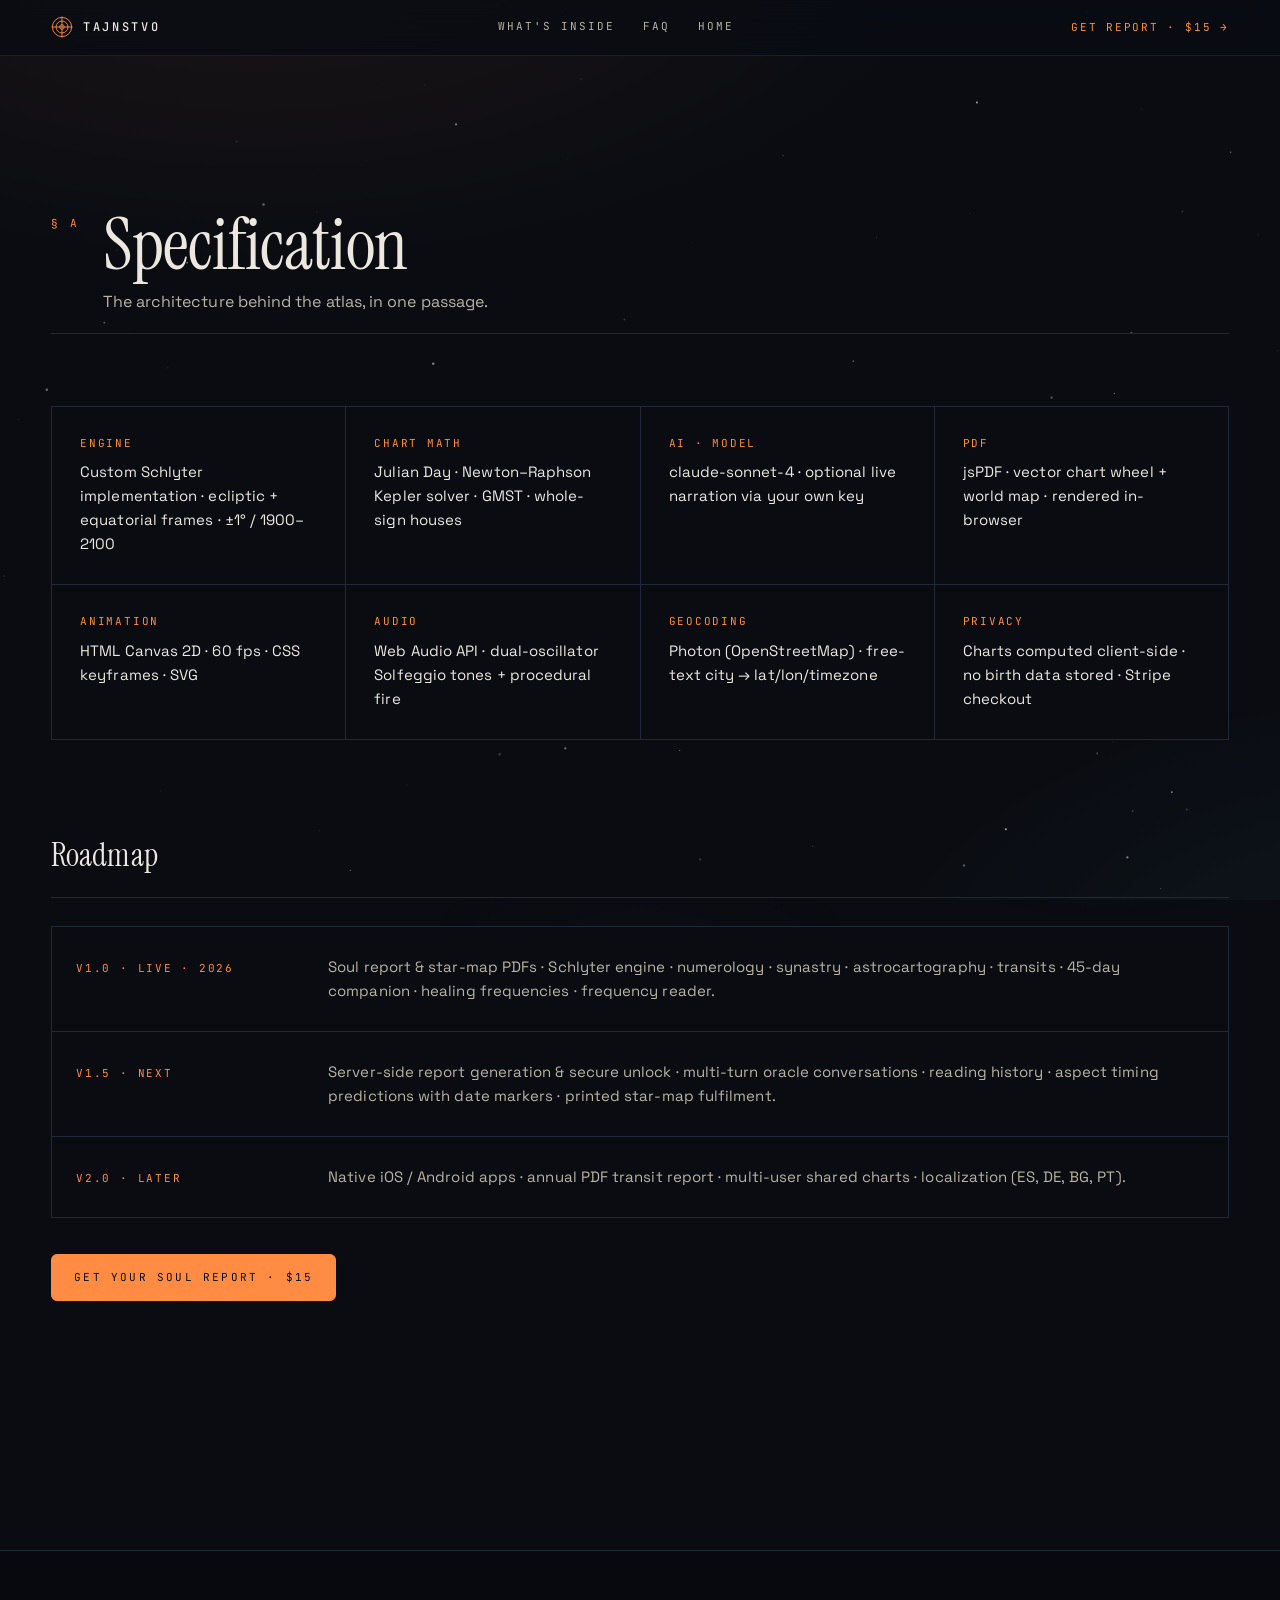
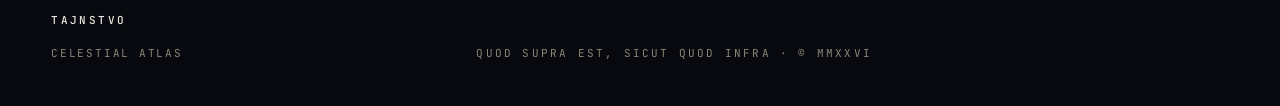
<file: spec.html>
<!doctype html>
<html lang="en">
<head>
<meta charset="utf-8" />
<meta name="viewport" content="width=device-width,initial-scale=1" />
<title>Specification — Tajnstvo</title>
<meta name="description" content="The architecture and roadmap behind Tajnstvo's celestial atlas." />
<link rel="canonical" href="https://tajnstvoto.com/spec" />
<meta name="robots" content="index, follow" />
<link rel="preconnect" href="https://fonts.googleapis.com">
<link rel="preconnect" href="https://fonts.gstatic.com" crossorigin>
<link href="https://fonts.googleapis.com/css2?family=Space+Grotesk:wght@300;400;500;600;700&family=JetBrains+Mono:wght@300;400;500&family=Instrument+Serif:ital@0;1&display=swap" rel="stylesheet">
<link rel="stylesheet" href="styles.css" />
</head>
<body>

<canvas id="starfield" aria-hidden="true"></canvas>

<header class="topbar">
  <div class="topbar__inner">
    <a class="brand" href="/">
      <span class="brand__glyph" aria-hidden="true">
        <svg viewBox="0 0 24 24" width="22" height="22" fill="none" stroke="currentColor" stroke-width="1">
          <circle cx="12" cy="12" r="10.5"/><circle cx="12" cy="12" r="6.5"/><circle cx="12" cy="12" r="2.5"/>
          <line x1="12" y1="0.5" x2="12" y2="23.5"/><line x1="0.5" y1="12" x2="23.5" y2="12"/>
        </svg>
      </span>
      <span class="brand__name">TAJNSTVO</span>
    </a>
    <nav class="topnav">
      <a href="/#inside">What's inside</a>
      <a href="/#faq">FAQ</a>
      <a href="/">Home</a>
    </nav>
    <div class="topbar__meta">
      <a href="/#hero" class="mono mono--small" style="color:var(--amber)">GET REPORT · $15 →</a>
    </div>
  </div>
</header>

<main id="top">
  <section class="spec" id="spec">
    <div class="section__head">
      <span class="section__num">§ A</span>
      <h2 class="section__title">Specification</h2>
      <p class="section__sub">The architecture behind the atlas, in one passage.</p>
    </div>

    <div class="spec__grid">
      <div class="spec__col"><h4 class="mono mono--small">ENGINE</h4><p>Custom Schlyter implementation · ecliptic + equatorial frames · ±1° / 1900–2100</p></div>
      <div class="spec__col"><h4 class="mono mono--small">CHART MATH</h4><p>Julian Day · Newton–Raphson Kepler solver · GMST · whole-sign houses</p></div>
      <div class="spec__col"><h4 class="mono mono--small">AI · MODEL</h4><p>claude-sonnet-4 · optional live narration via your own key</p></div>
      <div class="spec__col"><h4 class="mono mono--small">PDF</h4><p>jsPDF · vector chart wheel + world map · rendered in-browser</p></div>
      <div class="spec__col"><h4 class="mono mono--small">ANIMATION</h4><p>HTML Canvas 2D · 60 fps · CSS keyframes · SVG</p></div>
      <div class="spec__col"><h4 class="mono mono--small">AUDIO</h4><p>Web Audio API · dual-oscillator Solfeggio tones + procedural fire</p></div>
      <div class="spec__col"><h4 class="mono mono--small">GEOCODING</h4><p>Photon (OpenStreetMap) · free-text city → lat/lon/timezone</p></div>
      <div class="spec__col"><h4 class="mono mono--small">PRIVACY</h4><p>Charts computed client-side · no birth data stored · Stripe checkout</p></div>
    </div>

    <div class="roadmap">
      <h3 class="roadmap__title">Roadmap</h3>
      <ol class="roadmap__list">
        <li>
          <span class="mono mono--small">v1.0 · LIVE · 2026</span>
          <p>Soul report &amp; star-map PDFs · Schlyter engine · numerology · synastry · astrocartography · transits · 45-day companion · healing frequencies · frequency reader.</p>
        </li>
        <li>
          <span class="mono mono--small">v1.5 · NEXT</span>
          <p>Server-side report generation &amp; secure unlock · multi-turn oracle conversations · reading history · aspect timing predictions with date markers · printed star-map fulfilment.</p>
        </li>
        <li>
          <span class="mono mono--small">v2.0 · LATER</span>
          <p>Native iOS / Android apps · annual PDF transit report · multi-user shared charts · localization (ES, DE, BG, PT).</p>
        </li>
      </ol>
    </div>

    <p class="inside__cta"><a href="/#hero" class="btn btn--solid">Get your Soul Report · $15</a></p>
  </section>
</main>

<footer class="footer">
  <div class="footer__inner">
    <div>
      <div class="brand brand--small">
        <span class="brand__name">TAJNSTVO</span>
      </div>
      <p class="footer__tag mono mono--small">CELESTIAL ATLAS</p>
    </div>
    <p class="footer__sig mono mono--small">QUOD SUPRA EST, SICUT QUOD INFRA · © MMXXVI</p>
  </div>
</footer>

<script>
/* minimal starfield for sub-pages */
(function(){
  const c=document.getElementById('starfield'); if(!c)return; const x=c.getContext('2d');
  let stars=[],dpr=Math.min(devicePixelRatio||1,2);
  function rs(){dpr=Math.min(devicePixelRatio||1,2);c.width=innerWidth*dpr;c.height=innerHeight*dpr;c.style.width=innerWidth+'px';c.style.height=innerHeight+'px';
    stars=Array.from({length:Math.min(160,Math.floor(innerWidth*innerHeight/12000))},()=>({x:Math.random()*c.width,y:Math.random()*c.height,r:(Math.random()*1.1+0.2)*dpr,p:Math.random()*6.28,s:0.3+Math.random()*0.7}));}
  function d(t){x.clearRect(0,0,c.width,c.height);const tm=t*0.001;for(const s of stars){const tw=0.55+0.45*Math.sin(tm*s.s+s.p);x.globalAlpha=tw;x.fillStyle='rgba(236,232,223,'+(0.5*tw+0.2)+')';x.beginPath();x.arc(s.x,s.y,s.r,0,6.28);x.fill();}x.globalAlpha=1;requestAnimationFrame(d);}
  rs();requestAnimationFrame(d);addEventListener('resize',rs);
})();
</script>
</body>
</html>
</file>
<file: styles.css>
/* =========================================================
   TAJNSTVO — modern minimalist retro-futuristic
   palette: deep ink ground · cream type · amber + cyan accents
   ========================================================= */

:root {
  --ink:        #0a0c12;
  --ink-1:      #11141c;
  --ink-2:      #161a24;
  --ink-3:      #1d2230;
  --line:       #232838;
  --line-soft:  #1a1e2a;
  --cream:      #ece8df;
  --cream-dim:  #b9b4a4;
  --warm:       #8a8676;
  --muted:      #5b5a52;
  --amber:      #ff8c42;
  --amber-soft: #ffb37a;
  --cyan:       #4dd6c8;
  --rose:       #e487a4;

  --display: "Space Grotesk", system-ui, sans-serif;
  --serif:   "Instrument Serif", Georgia, serif;
  --mono:    "JetBrains Mono", ui-monospace, SFMono-Regular, Menlo, monospace;

  --radius:   6px;
  --radius-sm: 4px;
  --gutter:   clamp(20px, 4vw, 56px);
  --section-y: clamp(80px, 12vw, 160px);
}

*, *::before, *::after { box-sizing: border-box; }
html, body { margin: 0; padding: 0; }
html { -webkit-text-size-adjust: 100%; scroll-behavior: smooth; }
body {
  background: var(--ink);
  color: var(--cream);
  font-family: var(--display);
  font-weight: 400;
  font-size: 15px;
  line-height: 1.6;
  letter-spacing: 0.005em;
  overflow-x: hidden;
  min-height: 100vh;
  -webkit-font-smoothing: antialiased;
  text-rendering: optimizeLegibility;
}

a { color: inherit; text-decoration: none; }
img, svg { max-width: 100%; display: block; }

::selection { background: var(--amber); color: var(--ink); }

button { font-family: inherit; }

/* utilities --------------------------------------------------------- */

.mono {
  font-family: var(--mono);
  font-weight: 400;
  letter-spacing: 0.04em;
  text-transform: uppercase;
  color: var(--cream-dim);
}
.mono--small { font-size: 11px; letter-spacing: 0.16em; color: var(--warm); }

.eyebrow {
  display: inline-flex;
  align-items: center;
  gap: 12px;
  font-family: var(--mono);
  font-size: 11px;
  letter-spacing: 0.22em;
  text-transform: uppercase;
  color: var(--amber);
}
.eyebrow .bar {
  display: inline-block;
  width: 28px;
  height: 1px;
  background: var(--amber);
  flex: none;
}

.dot {
  display: inline-block;
  width: 7px;
  height: 7px;
  border-radius: 50%;
  background: var(--cyan);
  box-shadow: 0 0 0 4px rgba(77, 214, 200, 0.12);
  margin-right: 8px;
  vertical-align: middle;
}
.dot--live { animation: dotPulse 2.4s ease-in-out infinite; }

@keyframes dotPulse {
  0%, 100% { opacity: 1; }
  50%      { opacity: 0.45; }
}


/* starfield --------------------------------------------------------- */

#starfield {
  position: fixed;
  inset: 0;
  z-index: -1;
  width: 100vw;
  height: 100vh;
  background:
    radial-gradient(1200px 600px at 20% -10%, rgba(255, 140, 66, 0.08), transparent 60%),
    radial-gradient(900px 500px at 110% 110%, rgba(77, 214, 200, 0.06), transparent 60%),
    var(--ink);
}

/* slow drifting auroral glow under the page */
body::before {
  content: "";
  position: fixed;
  inset: -10vmax;
  z-index: -1;
  pointer-events: none;
  background:
    radial-gradient(40vmax 30vmax at 20% 20%, rgba(255, 140, 66, 0.045), transparent 70%),
    radial-gradient(35vmax 28vmax at 80% 70%, rgba(77, 214, 200, 0.035), transparent 70%),
    radial-gradient(30vmax 22vmax at 50% 100%, rgba(228, 135, 164, 0.03), transparent 70%);
  animation: drift 32s ease-in-out infinite alternate;
  will-change: transform;
}
@keyframes drift {
  0%   { transform: translate(0, 0) scale(1);     }
  50%  { transform: translate(2%, -1.5%) scale(1.05); }
  100% { transform: translate(-1.5%, 2%) scale(1);    }
}


/* topbar ------------------------------------------------------------ */

.topbar {
  position: sticky;
  top: 0;
  z-index: 50;
  border-bottom: 1px solid var(--line-soft);
  backdrop-filter: blur(14px);
  background: rgba(10, 12, 18, 0.78);
}

.topbar__inner {
  display: grid;
  grid-template-columns: auto 1fr auto;
  align-items: center;
  gap: 24px;
  padding: 14px var(--gutter);
}

.brand {
  display: inline-flex;
  align-items: center;
  gap: 10px;
  color: var(--cream);
}
.brand__glyph {
  display: inline-flex;
  color: var(--amber);
  width: 22px;
  height: 22px;
  animation: glyphSpin 60s linear infinite;
}
@keyframes glyphSpin { to { transform: rotate(360deg); } }

.brand__name {
  font-family: var(--mono);
  font-size: 12px;
  letter-spacing: 0.22em;
  font-weight: 500;
}
.brand--small .brand__name { font-size: 11px; }

.topnav {
  justify-self: center;
  display: flex;
  gap: 28px;
}
.topnav a {
  font-family: var(--mono);
  font-size: 11px;
  letter-spacing: 0.18em;
  text-transform: uppercase;
  color: var(--cream-dim);
  padding: 4px 0;
  border-bottom: 1px solid transparent;
  transition: color 0.18s, border-color 0.18s;
}
.topnav a:hover { color: var(--cream); border-bottom-color: var(--amber); }

.topbar__meta {
  position: relative;
  display: inline-flex;
  align-items: center;
  font-size: 11px;
}

.apikey-trigger {
  background: transparent;
  border: 1px solid transparent;
  color: var(--cream-dim);
  padding: 6px 10px;
  cursor: pointer;
  display: inline-flex;
  align-items: center;
  gap: 6px;
  border-radius: 2px;
  transition: border-color 0.18s, color 0.18s;
}
.apikey-trigger:hover { border-color: var(--line); color: var(--cream); }
.apikey-trigger #apiKeyDot {
  background: var(--warm);
  box-shadow: 0 0 0 4px rgba(138, 134, 118, 0.15);
}
.apikey-trigger.is-live #apiKeyDot {
  background: var(--cyan);
  box-shadow: 0 0 0 4px rgba(77, 214, 200, 0.18);
  animation: dotPulse 2.4s ease-in-out infinite;
}
.apikey-trigger.is-live #apiKeyStatus { color: var(--cyan); }

.apikey-pop {
  position: absolute;
  top: calc(100% + 8px);
  right: 0;
  width: min(420px, 92vw);
  background: linear-gradient(180deg, #14171f 0%, #0d1018 100%);
  border: 1px solid var(--line);
  border-radius: 2px;
  padding: 18px;
  box-shadow: 0 30px 80px rgba(0, 0, 0, 0.5);
  z-index: 60;
  display: flex;
  flex-direction: column;
  gap: 12px;
}
.apikey-pop[hidden] { display: none; }
.apikey-pop__head {
  display: flex;
  justify-content: space-between;
  align-items: center;
  padding-bottom: 8px;
  border-bottom: 1px dashed var(--line);
  color: var(--amber);
}
.apikey-pop__close {
  background: transparent;
  border: 0;
  color: var(--cream-dim);
  cursor: pointer;
  font-size: 14px;
  padding: 0 4px;
}
.apikey-pop__close:hover { color: var(--cream); }
.apikey-pop__note {
  font-size: 12px;
  color: var(--cream-dim);
  line-height: 1.5;
  margin: 0;
}
.apikey-pop__note code {
  font-family: var(--mono);
  font-size: 11px;
  color: var(--cyan);
  background: rgba(77, 214, 200, 0.08);
  padding: 1px 5px;
  border-radius: 2px;
}
.apikey-pop input[type="password"] {
  font-family: var(--mono);
  font-size: 12px;
  padding: 12px 10px;
  background: rgba(8, 10, 16, 0.6);
  color: var(--cream);
  border: 1px solid var(--line);
  border-radius: 2px;
  outline: none;
  transition: border-color 0.18s;
}
.apikey-pop input[type="password"]:focus { border-color: var(--cyan); }
.apikey-pop__actions {
  display: flex;
  justify-content: flex-end;
  gap: 8px;
}

@media (max-width: 760px) {
  .topnav { display: none; }
  .topbar__inner { grid-template-columns: 1fr auto; gap: 12px; }
}


/* hero -------------------------------------------------------------- */

.hero {
  position: relative;
  padding: clamp(96px, 18vw, 240px) var(--gutter) 0;
}

.hero__grid {
  display: grid;
  grid-template-columns: 1fr 2.4fr 1.1fr;
  gap: clamp(32px, 5vw, 80px);
  align-items: start;
}

.hero__sidekick {
  padding-top: 12px;
  display: flex;
  flex-direction: column;
  gap: 28px;
}

.hero__sidekick .mono--small {
  line-height: 1.8;
  color: var(--warm);
}

.display {
  font-family: var(--serif);
  font-weight: 400;
  font-size: clamp(64px, 12vw, 192px);
  line-height: 0.92;
  letter-spacing: -0.02em;
  margin: 0 0 32px;
}
.display__line { display: block; }
.display__line--italic {
  font-style: italic;
  color: var(--amber);
}
.display__line + .display__line--italic {
  /* only offset when stacked under another line */
  margin-left: clamp(12px, 4vw, 48px);
}

.lede {
  max-width: 56ch;
  font-size: clamp(16px, 1.4vw, 19px);
  color: var(--cream-dim);
  line-height: 1.6;
  margin: 0 0 36px;
}

.hero__cta {
  display: flex;
  gap: 14px;
  flex-wrap: wrap;
}

.hero__panel {
  display: flex;
  flex-direction: column;
  gap: 14px;
  margin-top: 8px;
}

.hero__rule {
  margin-top: clamp(80px, 12vw, 160px);
  padding: 28px 0;
  border-top: 1px solid var(--line);
  border-bottom: 1px solid var(--line);
  text-align: center;
}

@media (max-width: 1100px) {
  .hero__grid { grid-template-columns: 1fr; }
  .hero__sidekick { flex-direction: row; gap: 32px; flex-wrap: wrap; }
  .hero__panel { display: grid; grid-template-columns: 1fr 1fr; gap: 14px; }
}
@media (max-width: 640px) {
  .hero__panel { grid-template-columns: 1fr; }
}


/* buttons ----------------------------------------------------------- */

.btn[hidden] { display: none; }

.btn {
  display: inline-flex;
  align-items: center;
  gap: 10px;
  padding: 14px 22px;
  font-family: var(--mono);
  font-size: 11px;
  letter-spacing: 0.2em;
  text-transform: uppercase;
  cursor: pointer;
  border: 1px solid var(--line);
  background: transparent;
  color: var(--cream);
  transition: background 0.18s, border-color 0.18s, color 0.18s, transform 0.12s;
  border-radius: var(--radius);
}
.btn:hover { border-color: var(--cream); }
.btn:active { transform: translateY(1px); }

.btn--solid {
  background: var(--amber);
  border-color: var(--amber);
  color: var(--ink);
}
.btn--solid:hover {
  background: var(--amber-soft);
  border-color: var(--amber-soft);
}

.btn--ghost {
  background: transparent;
  border-color: var(--line);
  color: var(--cream-dim);
}
.btn--ghost:hover { color: var(--cream); border-color: var(--cream); }

.btn--field { align-self: end; height: 48px; }

.profile__actions {
  display: flex;
  gap: 10px;
  flex-wrap: wrap;
  align-self: end;
}
.profile__actions .btn--field { flex: 1 1 auto; min-width: 0; }
@media (max-width: 900px) {
  .profile__actions { grid-column: 1 / -1; }
}


/* panels (right rail) ---------------------------------------------- */

.panel {
  border: 1px solid var(--line);
  background: rgba(17, 20, 28, 0.6);
  backdrop-filter: blur(8px);
}
.panel__header {
  display: flex;
  justify-content: space-between;
  padding: 12px 14px;
  border-bottom: 1px solid var(--line);
}
.panel--accent {
  border-color: rgba(255, 140, 66, 0.35);
}
.panel--accent .panel__header {
  border-bottom-color: rgba(255, 140, 66, 0.25);
  color: var(--amber);
}

.kv {
  margin: 0;
  padding: 0;
  display: grid;
  grid-template-columns: 1fr;
}
.kv > div {
  display: grid;
  grid-template-columns: 1fr auto;
  align-items: baseline;
  padding: 10px 14px;
  border-bottom: 1px dashed var(--line-soft);
}
.kv > div:last-child { border-bottom: 0; }
.kv dt {
  font-family: var(--mono);
  font-size: 10px;
  letter-spacing: 0.18em;
  text-transform: uppercase;
  color: var(--warm);
  margin: 0;
}
.kv dd {
  margin: 0;
  font-size: 13px;
  color: var(--cream);
  text-align: right;
}

.ticker {
  list-style: none;
  margin: 0;
  padding: 0;
}
.ticker li {
  display: grid;
  grid-template-columns: 24px 1fr auto;
  gap: 10px;
  padding: 10px 14px;
  border-bottom: 1px dashed var(--line-soft);
  align-items: baseline;
}
.ticker li:last-child { border-bottom: 0; }
.ticker .glyph {
  font-family: var(--serif);
  font-size: 18px;
  color: var(--amber);
  line-height: 1;
}
.ticker .mono {
  font-size: 11px;
  color: var(--cream);
  text-transform: none;
  letter-spacing: 0.06em;
}


/* sections ---------------------------------------------------------- */

section {
  position: relative;
  padding: var(--section-y) var(--gutter);
}

.section__head {
  display: grid;
  grid-template-columns: auto 1fr;
  align-items: end;
  gap: 8px 24px;
  margin-bottom: clamp(40px, 6vw, 72px);
  padding-bottom: 18px;
  border-bottom: 1px solid var(--line);
}
.section__num {
  grid-row: 1 / 3;
  font-family: var(--mono);
  font-size: 11px;
  letter-spacing: 0.22em;
  color: var(--amber);
  align-self: start;
  padding-top: 6px;
}
.section__title {
  margin: 0;
  font-family: var(--serif);
  font-weight: 400;
  font-size: clamp(36px, 6vw, 72px);
  line-height: 1;
  letter-spacing: -0.01em;
}
.section__sub {
  margin: 0;
  color: var(--cream-dim);
  font-size: 16px;
  max-width: 60ch;
}


/* profile ----------------------------------------------------------- */

.profile { background: linear-gradient(to bottom, transparent, rgba(17, 20, 28, 0.4) 50%, transparent); }

.profile__form {
  display: grid;
  grid-template-columns: 0.85fr 0.85fr 0.85fr 1.05fr 1.6fr;
  gap: 16px;
  align-items: end;
}
.field { display: flex; flex-direction: column; gap: 8px; }
.field__label { color: var(--warm); }
.field input,
.field select {
  font-family: var(--display);
  font-size: 14px;
  background: rgba(17, 20, 28, 0.6);
  color: var(--cream);
  border: 1px solid var(--line);
  border-radius: var(--radius);
  padding: 14px 12px;
  height: 48px;
  outline: none;
  transition: border-color 0.18s, background 0.18s;
}
.field input:focus,
.field select:focus { border-color: var(--amber); background: rgba(17, 20, 28, 0.85); }
.field input::placeholder { color: var(--muted); }

.profile__note {
  margin-top: 18px;
  color: var(--cyan);
  letter-spacing: 0.2em;
}

.profile__bundle-row {
  margin-top: 14px;
  display: flex;
  align-items: center;
  gap: 18px;
  flex-wrap: wrap;
}
.profile__bundle {
  color: var(--amber);
  letter-spacing: 0.16em;
  border-bottom: 1px solid transparent;
  transition: border-color 0.18s;
}
.profile__bundle:hover { border-bottom-color: var(--amber); }
.profile__bundle[hidden] { display: none; }
.profile__secure { color: var(--warm); letter-spacing: 0.18em; opacity: 0.75; }

.profile__contents {
  margin-top: 22px;
  color: var(--warm);
  letter-spacing: 0.18em;
  line-height: 1.9;
  max-width: 80ch;
}
.profile__contents:first-letter {
  color: var(--amber);
}

@media (max-width: 900px) {
  .profile__form { grid-template-columns: 1fr 1fr; }
  .btn--field { grid-column: 1 / -1; }
}
@media (max-width: 480px) {
  .profile__form { grid-template-columns: 1fr; }
}


/* oracles grid ------------------------------------------------------ */

.grid {
  display: grid;
  grid-template-columns: repeat(3, 1fr);
  gap: 1px;
  background: var(--line);
  border: 1px solid var(--line);
}

.card {
  background: var(--ink);
  padding: 36px 32px;
  display: flex;
  flex-direction: column;
  gap: 16px;
  position: relative;
  cursor: pointer;
  transition: background 0.22s ease, transform 0.22s ease;
  overflow: hidden;
}
.card::before {
  content: "";
  position: absolute;
  inset: 0;
  background: linear-gradient(135deg, transparent 0%, transparent 60%, var(--tone, var(--amber)) 200%);
  opacity: 0;
  transition: opacity 0.4s;
  pointer-events: none;
  mix-blend-mode: screen;
}
.card:hover {
  background: var(--ink-1);
}
.card:hover::before { opacity: 0.18; }

.card[data-tone="amber"] { --tone: rgba(255, 140, 66, 0.5); }
.card[data-tone="cyan"]  { --tone: rgba(77, 214, 200, 0.5); }
.card[data-tone="rose"]  { --tone: rgba(228, 135, 164, 0.5); }

.card__head {
  display: flex;
  justify-content: space-between;
  align-items: flex-start;
}
.card__glyph {
  font-family: var(--serif);
  font-size: 36px;
  color: var(--amber);
  line-height: 1;
}
.card[data-tone="cyan"] .card__glyph { color: var(--cyan); }
.card[data-tone="rose"] .card__glyph { color: var(--rose); }

.card__num { color: var(--warm); }

.card__title {
  font-family: var(--serif);
  font-weight: 400;
  font-size: 32px;
  line-height: 1.05;
  margin: 12px 0 0;
}

.card__desc {
  color: var(--cream-dim);
  font-size: 15px;
  margin: 0;
}

.card__foot {
  margin-top: auto;
  padding-top: 18px;
  display: flex;
  justify-content: space-between;
  border-top: 1px dashed var(--line);
  color: var(--warm);
}

.card--wide { grid-column: span 2; }

@media (max-width: 1080px) {
  .grid { grid-template-columns: repeat(2, 1fr); }
  .card--wide { grid-column: span 2; }
}
@media (max-width: 600px) {
  .grid { grid-template-columns: 1fr; }
  .card--wide { grid-column: 1; }
}


/* engine ------------------------------------------------------------ */

.engine__grid {
  display: grid;
  grid-template-columns: 1.6fr 1fr;
  gap: 56px;
  align-items: start;
}

.engine__copy p {
  color: var(--cream-dim);
  font-size: 17px;
  margin: 0 0 18px;
  max-width: 60ch;
}
.engine__copy .mono { color: var(--cream); font-size: inherit; text-transform: none; }

.formula {
  display: grid;
  grid-template-columns: auto 1fr;
  gap: 8px 18px;
  align-items: baseline;
  margin-top: 32px;
  padding: 18px 22px;
  border: 1px solid var(--line);
  background: rgba(17, 20, 28, 0.5);
}
.formula code {
  font-family: var(--mono);
  font-size: 14px;
  color: var(--amber);
}

.aspects {
  width: 100%;
  border-collapse: collapse;
  border: 1px solid var(--line);
  background: rgba(17, 20, 28, 0.5);
}
.aspects caption {
  text-align: left;
  padding: 14px;
  border-bottom: 1px solid var(--line);
  color: var(--warm);
}
.aspects th, .aspects td {
  padding: 12px 14px;
  text-align: left;
  border-bottom: 1px dashed var(--line-soft);
  font-size: 14px;
}
.aspects th {
  font-family: var(--mono);
  font-weight: 400;
  font-size: 11px;
  letter-spacing: 0.18em;
  text-transform: uppercase;
  color: var(--warm);
  border-bottom: 1px solid var(--line);
}
.aspects tr:last-child td { border-bottom: 0; }
.swatch {
  display: inline-block;
  width: 10px;
  height: 10px;
  background: var(--c);
  margin-right: 12px;
  border-radius: 50%;
  vertical-align: baseline;
}

@media (max-width: 1000px) {
  .engine__grid { grid-template-columns: 1fr; gap: 40px; }
}


/* astrocartography map --------------------------------------------- */

.cart__toolbar {
  display: flex;
  flex-wrap: wrap;
  gap: 10px 14px;
  margin-bottom: 22px;
  align-items: center;
}
.chip {
  padding: 8px 14px;
  border: 1px solid var(--line);
  background: transparent;
  color: var(--warm);
  font-family: var(--mono);
  font-size: 11px;
  letter-spacing: 0.18em;
  cursor: pointer;
  transition: color 0.18s, border-color 0.18s, background 0.18s;
  border-radius: var(--radius);
}
.chip:hover { color: var(--cream); border-color: var(--cream); }
.chip.is-on {
  color: var(--ink);
  background: var(--cream);
  border-color: var(--cream);
}

.cart__legend { color: var(--warm); margin-left: auto; }

.cart__map {
  border: 1px solid var(--line);
  background:
    linear-gradient(to bottom, rgba(255,140,66,0.04), transparent 50%),
    rgba(15, 18, 25, 0.8);
  position: relative;
  aspect-ratio: 2 / 1;
  width: 100%;
  overflow: hidden;
}
.cart__map svg { width: 100%; height: 100%; display: block; }


/* transit ----------------------------------------------------------- */

.transit__grid {
  display: grid;
  grid-template-columns: 1fr 1.2fr;
  gap: 56px;
}

.aspects-list {
  list-style: none;
  margin: 0;
  padding: 0;
  border-top: 1px solid var(--line);
}
.aspects-list li {
  display: grid;
  grid-template-columns: 1fr auto auto;
  gap: 16px;
  align-items: baseline;
  padding: 18px 0;
  border-bottom: 1px solid var(--line);
}
.aspects-list__pair { font-size: 17px; }
.aspects-list__pair b { font-weight: 500; color: var(--cream); }
.aspects-list__type {
  font-family: var(--mono);
  font-size: 11px;
  letter-spacing: 0.18em;
  color: var(--c);
  padding: 4px 10px;
  border: 1px solid var(--c);
  border-radius: var(--radius);
}
.aspects-list__exact { font-size: 11px; color: var(--warm); letter-spacing: 0.12em; }

.reading {
  border: 1px solid var(--line);
  padding: 32px;
  background: rgba(17, 20, 28, 0.6);
}
.reading__head {
  display: flex;
  justify-content: space-between;
  align-items: center;
  padding-bottom: 16px;
  border-bottom: 1px dashed var(--line);
  margin-bottom: 22px;
  color: var(--amber);
}
.reading p {
  font-family: var(--serif);
  font-size: 19px;
  line-height: 1.5;
  color: var(--cream);
  margin: 0 0 18px;
  font-style: italic;
}
.btn--regen { margin-top: 12px; color: var(--cream-dim); }

@media (max-width: 1000px) {
  .transit__grid { grid-template-columns: 1fr; gap: 40px; }
}


/* ritual ------------------------------------------------------------ */

.ritual__grid {
  display: grid;
  grid-template-columns: 1fr 1fr;
  gap: 28px;
}

.ritual__card {
  border: 1px solid var(--line);
  background: rgba(17, 20, 28, 0.55);
  padding: 32px;
  display: flex;
  flex-direction: column;
  gap: 22px;
  min-height: 620px;
}
.ritual__head {
  display: grid;
  grid-template-columns: auto 1fr auto;
  align-items: baseline;
  gap: 14px;
  padding-bottom: 16px;
  border-bottom: 1px dashed var(--line);
}
.ritual__head h3 {
  font-family: var(--serif);
  font-weight: 400;
  font-size: 28px;
  margin: 0;
}

/* meditation orb */
.orb-stage {
  position: relative;
  height: 240px;
  display: grid;
  place-items: center;
}
.orb {
  width: 160px;
  height: 160px;
  border-radius: 50%;
  background:
    radial-gradient(circle at 35% 30%, rgba(255, 240, 220, 0.95), rgba(255, 140, 66, 0.55) 40%, rgba(120, 50, 20, 0.4) 70%, transparent 100%);
  box-shadow:
    inset -10px -20px 60px rgba(20, 10, 0, 0.45),
    0 0 80px rgba(255, 140, 66, 0.35);
  filter: blur(0.4px);
  animation: breathe 9s ease-in-out infinite;
  animation-play-state: paused;
}
.orb.is-breathing { animation-play-state: running; }
.orb__pulse {
  position: absolute;
  width: 260px;
  height: 260px;
  border-radius: 50%;
  border: 1px solid rgba(255, 140, 66, 0.18);
  animation: ringPulse 9s ease-in-out infinite;
}
@keyframes breathe {
  0%, 100% { transform: scale(0.85); opacity: 0.7; }
  50%      { transform: scale(1.15); opacity: 1;   }
}
@keyframes ringPulse {
  0%, 100% { transform: scale(0.78); opacity: 0.3; }
  50%      { transform: scale(1.18); opacity: 0.7; }
}
.orb__caption {
  text-align: center;
  letter-spacing: 0.3em;
  color: var(--warm);
}

.theme-list {
  list-style: none;
  margin: 0;
  padding: 0;
  display: flex;
  flex-wrap: wrap;
  gap: 8px;
}
.theme-list li {
  padding: 8px 12px;
  border: 1px solid var(--line);
  cursor: pointer;
  transition: border-color 0.18s, color 0.18s, background 0.18s;
  border-radius: var(--radius);
}
.theme-list li:hover { color: var(--cream); border-color: var(--cream); }
.theme-list li.is-on {
  color: var(--ink);
  background: var(--cyan);
  border-color: var(--cyan);
}

.ritual__cta {
  margin-top: auto;
  padding-top: 20px;
  border-top: 1px dashed var(--line);
  display: flex;
  justify-content: space-between;
  align-items: center;
  gap: 16px;
  flex-wrap: wrap;
}

/* molybdomancy */
.ritual__card--lead {
  background:
    radial-gradient(circle at 50% 0%, rgba(255, 140, 66, 0.07), transparent 60%),
    rgba(17, 20, 28, 0.55);
}
#leadBlob {
  width: 100%;
  height: auto;
  aspect-ratio: 540 / 420;
  display: block;
  border: 1px solid var(--line);
  background: radial-gradient(circle at 50% 50%, rgba(40, 20, 8, 0.4), rgba(10, 12, 18, 0.9) 70%);
  border-radius: var(--radius);
}

.proverb {
  font-family: var(--serif);
  font-size: 17px;
  color: var(--cream);
  margin: 0;
  text-align: center;
  font-style: italic;
}
.proverb .mono--small { display: block; margin-top: 6px; font-style: normal; color: var(--warm); }

.archetypes {
  list-style: none;
  margin: 0;
  padding: 0;
  display: flex;
  flex-wrap: wrap;
  gap: 6px;
  justify-content: center;
}
.archetypes li {
  padding: 6px 10px;
  border: 1px dashed var(--line);
  color: var(--warm);
  border-radius: var(--radius);
}
.archetypes li.is-on {
  color: var(--ink);
  background: var(--amber);
  border-color: var(--amber);
}


/* molybdomancy ritual + reading ------------------------------------- */

.lead-ritual {
  display: flex;
  flex-direction: column;
  gap: 18px;
  padding: 8px 0 0;
}
.lead-ritual__steps {
  display: flex;
  justify-content: center;
  gap: 0;
  align-items: center;
  margin-bottom: 14px;
}
.lead-ritual__steps span {
  position: relative;
  padding: 8px 14px;
  color: var(--warm);
  letter-spacing: 0.22em;
  font-size: 10px;
  border-bottom: 1px solid var(--line);
  flex: 1 1 0;
  text-align: center;
  transition: color 0.25s, border-bottom-color 0.25s;
}
.lead-ritual__steps span.is-on {
  color: var(--amber);
  border-bottom-color: var(--amber);
}

.lead-ritual__panel {
  display: flex;
  flex-direction: column;
  align-items: center;
  gap: 16px;
  text-align: center;
}
.lead-ritual__panel[hidden] { display: none; }
.lead-ritual__lead {
  font-family: var(--serif);
  font-style: italic;
  font-size: 19px;
  color: var(--cream);
  margin: 0;
  max-width: 32ch;
}

.lead-ritual__input {
  width: 100%;
  max-width: 420px;
  min-height: 80px;
  padding: 12px 14px;
  background: rgba(8, 10, 16, 0.55);
  color: var(--cream);
  border: 1px solid var(--line);
  border-radius: var(--radius);
  font-family: var(--serif);
  font-size: 14px;
  line-height: 1.55;
  resize: vertical;
  outline: none;
  transition: border-color 0.18s;
}
.lead-ritual__input:focus { border-color: var(--amber); }
.lead-ritual__input::placeholder {
  color: var(--muted);
  font-style: italic;
}

.lead-ritual__breath {
  display: flex;
  flex-direction: column;
  align-items: center;
  gap: 14px;
  padding: 20px 0;
}
.lead-ritual__breath-orb {
  width: 80px;
  height: 80px;
  border-radius: 50%;
  background:
    radial-gradient(circle at 35% 30%, rgba(255, 240, 220, 0.95), rgba(255, 140, 66, 0.55) 40%, rgba(120, 50, 20, 0.4) 70%, transparent 100%);
  box-shadow: 0 0 40px rgba(255, 140, 66, 0.3);
  transform: scale(0.7);
  transition: transform 3.4s ease-in-out;
}
.lead-ritual__breath-orb.is-in { transform: scale(1.2); }
.lead-ritual__breath-label {
  color: var(--amber);
  letter-spacing: 0.28em;
}

/* hide archetypes pill list when not actively pouring */
.ritual__card--lead[data-stage="ritual"] #archetypeList,
.ritual__card--lead[data-stage="reading"] #archetypeList { display: none; }

.lead-reading {
  display: flex;
  flex-direction: column;
  gap: 14px;
  padding: 8px 0 4px;
}
.lead-reading[hidden] { display: none; }
.lead-pour[hidden] { display: none; }
.lead-ritual[hidden] { display: none; }
.lead-reading__eyebrow {
  color: var(--amber);
  letter-spacing: 0.28em;
  text-align: center;
  margin: 0;
}
.lead-reading__dl {
  display: grid;
  grid-template-columns: auto 1fr;
  gap: 8px 16px;
  margin: 4px 0 6px;
}
.lead-reading__dl dt {
  font-family: var(--mono);
  font-size: 10px;
  letter-spacing: 0.22em;
  color: var(--warm);
  text-transform: uppercase;
  padding-top: 4px;
}
.lead-reading__dl dd {
  margin: 0;
  font-family: var(--serif);
  font-style: italic;
  font-size: 14.5px;
  line-height: 1.55;
  color: var(--cream);
}
.lead-reading [data-action="ritual-restart"] {
  align-self: center;
  margin-top: 8px;
}

@media (max-width: 1000px) {
  .ritual__grid { grid-template-columns: 1fr; }
}


/* frequencies ------------------------------------------------------- */

.freqs {
  position: relative;
}
.freqs::before {
  content: "";
  position: absolute;
  inset: -10% -10% 0;
  background:
    radial-gradient(70% 50% at 30% 10%, rgba(255, 140, 66, 0.06), transparent 70%),
    radial-gradient(60% 50% at 80% 60%, rgba(77, 214, 200, 0.05), transparent 70%);
  pointer-events: none;
  z-index: -1;
}

.freq__toolbar {
  display: flex;
  flex-wrap: wrap;
  gap: 14px;
  align-items: center;
  margin-bottom: 28px;
}
.freq__toolbar .chip { padding: 9px 14px; }

.freq__volume {
  display: inline-flex;
  align-items: center;
  gap: 12px;
  padding: 9px 14px;
  border: 1px solid var(--line);
  border-radius: 6px;
  color: var(--warm);
}
.freq__volume input[type="range"] {
  -webkit-appearance: none;
  appearance: none;
  width: 130px;
  height: 2px;
  background: var(--line);
  outline: none;
  border-radius: 2px;
  cursor: pointer;
}
.freq__volume input[type="range"]::-webkit-slider-thumb {
  -webkit-appearance: none;
  width: 14px;
  height: 14px;
  background: var(--amber);
  border-radius: 50%;
  border: none;
  cursor: pointer;
  transition: transform 0.18s;
}
.freq__volume input[type="range"]::-webkit-slider-thumb:hover { transform: scale(1.2); }
.freq__volume input[type="range"]::-moz-range-thumb {
  width: 14px;
  height: 14px;
  background: var(--amber);
  border-radius: 50%;
  border: none;
  cursor: pointer;
}

.freq__legend {
  margin-left: auto;
  color: var(--warm);
  letter-spacing: 0.16em;
}

.freq__grid {
  display: grid;
  grid-template-columns: repeat(5, 1fr);
  gap: 14px;
}
@media (max-width: 1100px) { .freq__grid { grid-template-columns: repeat(3, 1fr); } }
@media (max-width: 700px)  { .freq__grid { grid-template-columns: repeat(2, 1fr); } }
@media (max-width: 460px)  { .freq__grid { grid-template-columns: 1fr; } }

.freq {
  position: relative;
  display: flex;
  flex-direction: column;
  gap: 10px;
  padding: 22px 20px;
  background: linear-gradient(180deg, rgba(20, 23, 31, 0.85) 0%, rgba(13, 16, 24, 0.82) 100%);
  backdrop-filter: blur(14px);
  -webkit-backdrop-filter: blur(14px);
  border: 1px solid var(--line);
  border-radius: 10px;
  cursor: pointer;
  transition: border-color 0.22s, transform 0.22s, box-shadow 0.32s;
  min-height: 180px;
  overflow: hidden;
}
.freq::before {
  content: "";
  position: absolute;
  inset: -1px;
  border-radius: 10px;
  pointer-events: none;
  background: radial-gradient(140% 80% at 0% 0%, rgba(255, 140, 66, 0.08), transparent 60%);
  opacity: 0;
  transition: opacity 0.32s;
}
.freq:hover {
  border-color: rgba(255, 140, 66, 0.4);
  transform: translateY(-2px);
}
.freq:hover::before { opacity: 1; }
.freq.is-playing {
  border-color: rgba(255, 140, 66, 0.85);
  box-shadow:
    0 0 0 1px rgba(255, 140, 66, 0.35),
    0 8px 30px rgba(255, 140, 66, 0.12);
}
.freq.is-playing::before { opacity: 1; }

.freq__head {
  display: flex;
  align-items: baseline;
  gap: 4px;
  color: var(--cream);
}
.freq__hz {
  font-family: var(--serif);
  font-size: 38px;
  line-height: 1;
  font-weight: 400;
  letter-spacing: -0.02em;
  background: linear-gradient(180deg, var(--cream) 0%, var(--amber-soft) 100%);
  -webkit-background-clip: text;
  background-clip: text;
  color: transparent;
}
.freq__unit {
  color: var(--warm);
  letter-spacing: 0.15em;
}
.freq__name {
  font-family: var(--serif);
  font-size: 18px;
  font-weight: 400;
  margin: 0;
  color: var(--cream);
}
.freq__desc {
  margin: 0;
  font-size: 12.5px;
  line-height: 1.55;
  color: var(--cream-dim);
  flex: 1;
}

.freq__viz {
  width: 100%;
  height: 36px;
  display: block;
  margin-top: 6px;
  opacity: 0.55;
  transition: opacity 0.3s;
}
.freq.is-playing .freq__viz { opacity: 1; }

.freq__btn {
  position: absolute;
  top: 18px;
  right: 18px;
  width: 32px;
  height: 32px;
  border-radius: 50%;
  border: 1px solid var(--line);
  background: rgba(8, 10, 16, 0.65);
  color: var(--cream);
  display: grid;
  place-items: center;
  cursor: pointer;
  transition: background 0.22s, border-color 0.22s, color 0.22s, transform 0.22s;
}
.freq__btn:hover {
  background: var(--amber);
  border-color: var(--amber);
  color: var(--ink);
  transform: scale(1.06);
}
.freq.is-playing .freq__btn {
  background: var(--amber);
  border-color: var(--amber);
  color: var(--ink);
  animation: freqPulse 2.4s ease-in-out infinite;
}
@keyframes freqPulse {
  0%, 100% { box-shadow: 0 0 0 0 rgba(255, 140, 66, 0.35); }
  50%      { box-shadow: 0 0 0 8px rgba(255, 140, 66, 0);    }
}


/* frequency reader -------------------------------------------------- */

.reader__hero {
  font-family: var(--serif);
  font-style: italic;
  font-size: clamp(28px, 4vw, 44px);
  color: var(--cream);
  margin: 0 0 36px;
  letter-spacing: -0.01em;
}

.reader__grid {
  display: grid;
  grid-template-columns: 1fr 1fr;
  gap: 22px;
}
@media (max-width: 900px) { .reader__grid { grid-template-columns: 1fr; } }

.reader-card {
  position: relative;
  display: flex;
  flex-direction: column;
  gap: 12px;
  padding: 28px;
  background: linear-gradient(180deg, rgba(20, 23, 31, 0.85) 0%, rgba(13, 16, 24, 0.82) 100%);
  backdrop-filter: blur(14px);
  -webkit-backdrop-filter: blur(14px);
  border: 1px solid var(--line);
  border-radius: 12px;
  transition: border-color 0.25s, box-shadow 0.32s;
  min-height: 360px;
}
.reader-card.is-running {
  border-color: rgba(255, 140, 66, 0.5);
  box-shadow: 0 0 0 1px rgba(255, 140, 66, 0.25);
}
.reader-card.is-done {
  border-color: rgba(77, 214, 200, 0.5);
}
.reader-card.is-skipped {
  opacity: 0.5;
}

.reader-card__head {
  display: flex;
  justify-content: space-between;
  align-items: flex-start;
}
.reader-card__step { color: var(--warm); }
.reader-card__icon {
  color: var(--amber);
  display: inline-flex;
}
.reader-card[data-reader="voice"] .reader-card__icon { color: var(--cyan); }
.reader-card.is-running .reader-card__icon {
  animation: readerPulse 1.6s ease-in-out infinite;
}
@keyframes readerPulse {
  0%, 100% { transform: scale(1);    opacity: 1;   }
  50%      { transform: scale(1.18); opacity: 0.7; }
}

.reader-card__title {
  margin: 0;
  font-family: var(--serif);
  font-size: 28px;
  font-weight: 400;
  color: var(--cream);
}

.reader-card__desc {
  margin: 0;
  color: var(--cream-dim);
  font-size: 14px;
  line-height: 1.55;
}

.reader-card__quote {
  margin: 6px 0;
  padding: 14px 16px;
  background: rgba(8, 10, 16, 0.5);
  border-left: 2px solid var(--cyan);
  border-radius: 4px;
  color: var(--cream);
  font-family: var(--serif);
  font-size: 15px;
  line-height: 1.55;
}

.reader-card__viz {
  width: 100%;
  height: 60px;
  margin-top: 4px;
  display: block;
  border-radius: 4px;
  background: rgba(8, 10, 16, 0.55);
}

.reader-card__status {
  color: var(--warm);
  letter-spacing: 0.16em;
  min-height: 14px;
}

.reader-card__result {
  display: flex;
  align-items: baseline;
  gap: 8px;
}
.reader-card__big {
  font-family: var(--serif);
  font-style: italic;
  font-size: 42px;
  line-height: 1;
  background: linear-gradient(180deg, var(--cream) 0%, var(--amber-soft) 100%);
  -webkit-background-clip: text;
  background-clip: text;
  color: transparent;
}
.reader-card[data-reader="voice"] .reader-card__big {
  background: linear-gradient(180deg, var(--cream) 0%, var(--cyan) 100%);
  -webkit-background-clip: text;
  background-clip: text;
  color: transparent;
}
.reader-card__unit {
  font-family: var(--mono);
  font-size: 11px;
  letter-spacing: 0.18em;
  color: var(--warm);
}

.reader-card__actions {
  margin-top: auto;
  display: flex;
  gap: 10px;
  flex-wrap: wrap;
}

.reader__output {
  margin-top: 40px;
  padding: 36px 32px;
  background:
    radial-gradient(70% 80% at 50% 0%, rgba(255, 140, 66, 0.10), transparent 70%),
    linear-gradient(180deg, rgba(20, 23, 31, 0.9) 0%, rgba(13, 16, 24, 0.85) 100%);
  border: 1px solid rgba(255, 140, 66, 0.35);
  border-radius: 14px;
  text-align: center;
  position: relative;
  overflow: hidden;
}
.reader__output-eyebrow {
  margin: 0;
  color: var(--amber);
  letter-spacing: 0.28em;
}
.reader__output-num {
  margin: 14px 0 4px;
  font-family: var(--serif);
  font-style: italic;
  font-size: clamp(72px, 11vw, 124px);
  line-height: 1;
  background: linear-gradient(180deg, var(--cream) 0%, var(--amber-soft) 100%);
  -webkit-background-clip: text;
  background-clip: text;
  color: transparent;
}
.reader__output-name {
  margin: 0 0 14px;
  font-family: var(--serif);
  font-size: 22px;
  color: var(--cream);
  letter-spacing: 0.04em;
}
.reader__output-desc {
  margin: 0 auto 14px;
  max-width: 60ch;
  font-family: var(--serif);
  font-style: italic;
  font-size: 16px;
  color: var(--cream-dim);
  line-height: 1.6;
}
.reader__output-meta {
  margin: 0;
  color: var(--warm);
  letter-spacing: 0.22em;
}

.reader__privacy {
  margin-top: 30px;
  color: var(--warm);
  letter-spacing: 0.22em;
  text-align: center;
  opacity: 0.7;
}


/* 45-day program ---------------------------------------------------- */

.program {
  position: relative;
}

.program__intro {
  max-width: 70ch;
  display: flex;
  flex-direction: column;
  gap: 16px;
}
.program__intro-lead {
  font-family: var(--serif);
  font-style: italic;
  font-size: clamp(22px, 3vw, 32px);
  color: var(--cream);
  margin: 0;
  line-height: 1.25;
}
.program__intro-body {
  margin: 0;
  color: var(--cream-dim);
  font-size: 15.5px;
  line-height: 1.6;
}
.btn--lg {
  align-self: flex-start;
  padding: 16px 28px;
  font-size: 12px;
  letter-spacing: 0.24em;
}
.program__note {
  color: var(--warm);
  letter-spacing: 0.22em;
}
.program__active[hidden],
.program__intro[hidden] { display: none; }

.program__active {
  display: grid;
  grid-template-columns: 1.4fr 1fr;
  gap: 28px;
  align-items: start;
}
@media (max-width: 1000px) {
  .program__active { grid-template-columns: 1fr; }
}

.program__current {
  padding: 30px 32px;
  background: linear-gradient(180deg, rgba(20, 23, 31, 0.92) 0%, rgba(13, 16, 24, 0.88) 100%);
  backdrop-filter: blur(14px);
  border: 1px solid var(--line);
  border-radius: 12px;
  display: flex;
  flex-direction: column;
  gap: 14px;
  position: relative;
  overflow: hidden;
}
.program__current::before {
  content: "";
  position: absolute;
  inset: 0;
  background: radial-gradient(120% 60% at 0% 0%, rgba(255, 140, 66, 0.08), transparent 60%);
  pointer-events: none;
}
.program__current[data-state="done"]   { border-color: rgba(77, 214, 200, 0.4); }
.program__current[data-state="future"] { opacity: 0.85; }

.program__current-head {
  display: flex;
  justify-content: space-between;
  align-items: baseline;
}
.program__day-label { color: var(--warm); letter-spacing: 0.22em; }
.program__day-label span {
  color: var(--amber);
  font-family: var(--serif);
  font-style: italic;
  font-size: 24px;
}
.program__date {
  font-family: var(--serif);
  font-style: italic;
  font-size: 16px;
  color: var(--cream);
}

.program__transit {
  color: var(--cream-dim);
  margin: 0;
  letter-spacing: 0.12em;
  font-size: 11px;
  padding: 10px 14px;
  background: rgba(8, 10, 16, 0.55);
  border-left: 2px solid var(--amber);
  border-radius: 4px;
}

.program__dl {
  display: grid;
  grid-template-columns: auto 1fr;
  gap: 12px 18px;
  margin: 4px 0;
}
.program__dl dt {
  font-family: var(--mono);
  font-size: 10px;
  letter-spacing: 0.22em;
  color: var(--warm);
  text-transform: uppercase;
  padding-top: 6px;
  white-space: nowrap;
}
.program__dl dd {
  margin: 0;
  font-family: var(--serif);
  font-style: italic;
  font-size: 16px;
  line-height: 1.55;
  color: var(--cream);
}

.program__current-foot {
  margin-top: 8px;
  display: flex;
  gap: 12px;
  align-items: center;
  flex-wrap: wrap;
}
.program__current-foot .btn--solid:disabled {
  background: rgba(77, 214, 200, 0.2);
  border-color: rgba(77, 214, 200, 0.4);
  color: var(--cyan);
  cursor: not-allowed;
}

.program__timeline {
  display: grid;
  grid-template-columns: repeat(9, 1fr);
  gap: 6px;
  padding: 20px;
  background: rgba(17, 20, 28, 0.55);
  border: 1px solid var(--line);
  border-radius: 12px;
}
@media (max-width: 600px) {
  .program__timeline { grid-template-columns: repeat(7, 1fr); }
}

.prog-pill {
  background: rgba(8, 10, 16, 0.6);
  border: 1px solid var(--line);
  color: var(--warm);
  padding: 8px 0;
  font-size: 10.5px;
  letter-spacing: 0.06em;
  border-radius: 4px;
  cursor: pointer;
  transition: background 0.18s, color 0.18s, border-color 0.18s, transform 0.12s;
  text-align: center;
}
.prog-pill:hover { color: var(--cream); border-color: var(--cream); transform: translateY(-1px); }
.prog-pill.is-today {
  background: var(--amber);
  border-color: var(--amber);
  color: var(--ink);
  font-weight: 600;
}
.prog-pill.is-viewing {
  outline: 1px solid var(--amber);
  outline-offset: 2px;
}
.prog-pill.is-done {
  background: rgba(77, 214, 200, 0.15);
  border-color: var(--cyan);
  color: var(--cyan);
}
.prog-pill.is-future {
  opacity: 0.6;
  cursor: pointer;
}


/* spec -------------------------------------------------------------- */

.spec__grid {
  display: grid;
  grid-template-columns: repeat(4, 1fr);
  gap: 1px;
  background: var(--line);
  border: 1px solid var(--line);
}
.spec__col {
  background: var(--ink);
  padding: 28px;
  display: flex;
  flex-direction: column;
  gap: 8px;
}
.spec__col h4 { margin: 0; color: var(--amber); }
.spec__col p { margin: 0; color: var(--cream); font-size: 15px; }

@media (max-width: 900px) {
  .spec__grid { grid-template-columns: repeat(2, 1fr); }
}
@media (max-width: 540px) {
  .spec__grid { grid-template-columns: 1fr; }
}

.roadmap { margin-top: clamp(48px, 7vw, 96px); }
.roadmap__title {
  font-family: var(--serif);
  font-weight: 400;
  font-size: 32px;
  margin: 0 0 28px;
  padding-bottom: 16px;
  border-bottom: 1px solid var(--line);
}
.roadmap__list {
  list-style: none;
  margin: 0;
  padding: 0;
  counter-reset: r;
  display: grid;
  gap: 1px;
  background: var(--line);
  border: 1px solid var(--line);
}
.roadmap__list li {
  background: var(--ink);
  display: grid;
  grid-template-columns: 220px 1fr;
  gap: 32px;
  padding: 28px 24px;
  align-items: baseline;
}
.roadmap__list .mono--small { color: var(--amber); }
.roadmap__list p { margin: 0; color: var(--cream-dim); }

@media (max-width: 720px) {
  .roadmap__list li { grid-template-columns: 1fr; gap: 8px; }
}


/* footer ------------------------------------------------------------ */

.footer {
  border-top: 1px solid var(--line);
  background: rgba(8, 10, 16, 0.92);
  padding: 56px var(--gutter) 32px;
  margin-top: 80px;
}
.footer__inner {
  display: grid;
  grid-template-columns: 1.4fr 2fr 1.4fr;
  gap: 32px;
  align-items: start;
}
.footer__tag { margin-top: 14px; color: var(--warm); }

.footer__cols {
  list-style: none;
  margin: 0;
  padding: 0;
  display: grid;
  grid-template-columns: repeat(3, 1fr);
  gap: 24px;
}
.footer__cols li {
  display: flex;
  flex-direction: column;
  gap: 8px;
}
.footer__cols .mono--small {
  color: var(--amber);
  margin-bottom: 4px;
}
.footer__cols a {
  color: var(--cream-dim);
  font-size: 14px;
  transition: color 0.18s;
}
.footer__cols a:hover { color: var(--cream); }

.footer__sig {
  text-align: right;
  color: var(--warm);
  letter-spacing: 0.2em;
  align-self: end;
}

@media (max-width: 900px) {
  .footer__inner { grid-template-columns: 1fr; }
  .footer__sig { text-align: left; }
}


/* card focus / pressed --------------------------------------------- */

.card:focus-visible {
  outline: none;
  box-shadow: inset 0 0 0 1px var(--amber);
  background: var(--ink-1);
}
.card[data-tone="cyan"]:focus-visible { box-shadow: inset 0 0 0 1px var(--cyan); }
.card[data-tone="rose"]:focus-visible { box-shadow: inset 0 0 0 1px var(--rose); }


/* drawer ----------------------------------------------------------- */

.drawer {
  position: fixed;
  inset: 0;
  z-index: 100;
  pointer-events: none;
  opacity: 0;
  transition: opacity 0.28s ease;
}
.drawer[aria-hidden="false"] {
  pointer-events: auto;
  opacity: 1;
}

.drawer__backdrop {
  position: absolute;
  inset: 0;
  background: rgba(5, 6, 10, 0.7);
  backdrop-filter: blur(8px);
  cursor: pointer;
}

.drawer__panel {
  position: absolute;
  top: 0;
  right: 0;
  height: 100%;
  width: min(560px, 92vw);
  background: linear-gradient(180deg, #11141c 0%, #0d1018 100%);
  border-left: 1px solid var(--line);
  box-shadow: -40px 0 80px rgba(0, 0, 0, 0.45);
  transform: translateX(100%);
  transition: transform 0.36s cubic-bezier(0.2, 0.8, 0.2, 1);
  display: grid;
  grid-template-rows: auto auto 1fr auto;
  overflow: hidden;
}
.drawer[aria-hidden="false"] .drawer__panel { transform: translateX(0); }

.drawer__head {
  display: grid;
  grid-template-columns: auto 1fr auto;
  gap: 18px;
  align-items: center;
  padding: 24px 28px 20px;
  border-bottom: 1px solid var(--line);
}
.drawer__glyph {
  font-family: var(--serif);
  font-size: 40px;
  line-height: 1;
  color: var(--amber);
  width: 56px;
  height: 56px;
  display: grid;
  place-items: center;
  border: 1px solid var(--line);
  border-radius: 50%;
  flex: none;
}
.drawer[data-tone="cyan"] .drawer__glyph { color: var(--cyan); border-color: rgba(77, 214, 200, 0.35); }
.drawer[data-tone="rose"] .drawer__glyph { color: var(--rose); border-color: rgba(228, 135, 164, 0.35); }
.drawer[data-tone="amber"] .drawer__glyph { color: var(--amber); border-color: rgba(255, 140, 66, 0.4); }

.drawer__meta { min-width: 0; }
.drawer__eyebrow {
  display: block;
  color: var(--warm);
  margin-bottom: 6px;
}
.drawer__title {
  margin: 0;
  font-family: var(--serif);
  font-weight: 400;
  font-size: 36px;
  line-height: 1;
  letter-spacing: -0.01em;
}

.drawer__close {
  background: transparent;
  border: 1px solid var(--line);
  color: var(--cream-dim);
  width: 36px;
  height: 36px;
  display: grid;
  place-items: center;
  cursor: pointer;
  border-radius: 50%;
  transition: color 0.18s, border-color 0.18s, transform 0.18s;
}
.drawer__close:hover { color: var(--cream); border-color: var(--cream); transform: rotate(90deg); }

.drawer__signal {
  display: flex;
  align-items: center;
  padding: 12px 28px;
  background: rgba(17, 20, 28, 0.7);
  border-bottom: 1px dashed var(--line);
  color: var(--warm);
  letter-spacing: 0.18em;
}

.drawer__body {
  padding: 28px;
  overflow-y: auto;
  scroll-behavior: smooth;
}
.drawer__body::-webkit-scrollbar { width: 6px; }
.drawer__body::-webkit-scrollbar-track { background: transparent; }
.drawer__body::-webkit-scrollbar-thumb { background: var(--line); border-radius: 3px; }

.drawer__body p {
  font-family: var(--serif);
  font-size: 19px;
  line-height: 1.55;
  color: var(--cream);
  margin: 0 0 22px;
  font-style: italic;
}
.drawer__body p:last-child { margin-bottom: 0; }
.drawer__body p .cursor {
  display: inline-block;
  width: 0.5em;
  height: 1em;
  background: var(--amber);
  vertical-align: -3px;
  margin-left: 2px;
  animation: caret 1s steps(2) infinite;
}
@keyframes caret { 50% { opacity: 0; } }

.drawer__body h4 {
  font-family: var(--mono);
  font-size: 11px;
  font-weight: 400;
  letter-spacing: 0.22em;
  text-transform: uppercase;
  color: var(--amber);
  margin: 28px 0 14px;
  padding-top: 18px;
  border-top: 1px dashed var(--line);
}
.drawer__body h4:first-child { margin-top: 0; padding-top: 0; border-top: 0; }

.drawer__body .score {
  display: flex;
  align-items: baseline;
  gap: 14px;
  margin-top: 22px;
  padding: 18px 22px;
  border: 1px solid var(--rose);
  background: rgba(228, 135, 164, 0.06);
}
.drawer__body .score__label {
  font-family: var(--mono);
  font-size: 11px;
  letter-spacing: 0.22em;
  color: var(--rose);
}
.drawer__body .score__value {
  font-family: var(--serif);
  font-size: 36px;
  color: var(--rose);
  line-height: 1;
}
.drawer__body .score__verdict {
  font-family: var(--serif);
  font-style: italic;
  color: var(--cream);
  flex: 1;
}

.drawer__body .region-picker {
  display: flex;
  flex-wrap: wrap;
  gap: 8px;
  margin-bottom: 24px;
}
.drawer__body .region-picker button {
  font-family: var(--mono);
  font-size: 11px;
  letter-spacing: 0.18em;
  padding: 8px 12px;
  background: transparent;
  color: var(--cream-dim);
  border: 1px solid var(--line);
  cursor: pointer;
  border-radius: 2px;
  transition: color 0.18s, border-color 0.18s, background 0.18s;
}
.drawer__body .region-picker button:hover { color: var(--cream); border-color: var(--cream); }
.drawer__body .region-picker button.is-on {
  color: var(--ink);
  background: var(--cyan);
  border-color: var(--cyan);
}

/* synastry inside drawer */
.syn-form {
  display: flex;
  flex-direction: column;
  gap: 14px;
}
.syn-form__intro {
  margin: 0 0 4px;
  font-family: var(--serif);
  font-style: italic;
  font-size: 16px;
  color: var(--cream);
}
.syn-form__field { display: flex; flex-direction: column; gap: 6px; }
.syn-form__field span { color: var(--warm); }
.syn-form__field input {
  font-family: var(--display);
  font-size: 14px;
  background: rgba(8, 10, 16, 0.55);
  color: var(--cream);
  border: 1px solid var(--line);
  border-radius: var(--radius-sm);
  padding: 12px 12px;
  outline: none;
  transition: border-color 0.18s;
}
.syn-form__field input:focus { border-color: var(--rose); }
.syn-form__note { color: var(--warm); margin: 6px 0 0; letter-spacing: 0.2em; }

.syn-meta {
  margin: 0 0 14px;
  padding: 10px 14px;
  background: rgba(228, 135, 164, 0.08);
  border-left: 2px solid var(--rose);
  border-radius: var(--radius-sm);
  color: var(--cream-dim);
  letter-spacing: 0.16em;
  font-size: 10.5px;
}
.syn-cat {
  margin: 0 0 16px;
  font-style: italic;
  font-size: 14.5px;
  line-height: 1.55;
  color: var(--cream);
}

.drawer__foot {
  display: flex;
  justify-content: space-between;
  align-items: center;
  padding: 18px 28px;
  border-top: 1px solid var(--line);
  background: rgba(8, 10, 16, 0.7);
  gap: 12px;
  flex-wrap: wrap;
}


/* ===== conversion landing v2 ===== */

.hero__layout {
  display: grid;
  grid-template-columns: 1.15fr 0.85fr;
  gap: clamp(32px, 5vw, 72px);
  align-items: center;
}
@media (max-width: 1000px) {
  .hero__layout { grid-template-columns: 1fr; gap: 40px; }
}

.hero__headline {
  font-family: var(--serif);
  font-weight: 400;
  font-size: clamp(40px, 6.5vw, 76px);
  line-height: 1.02;
  letter-spacing: -0.015em;
  margin: 18px 0 18px;
  color: var(--cream);
}
.hero__em { font-style: italic; color: var(--amber); }

.hero__sub {
  font-size: clamp(15px, 1.5vw, 18px);
  line-height: 1.6;
  color: var(--cream-dim);
  max-width: 52ch;
  margin: 0 0 28px;
}
.hero__sub strong { color: var(--cream); font-weight: 500; }

.hero__form { display: flex; flex-direction: column; gap: 16px; }
.hero__fields {
  display: grid;
  grid-template-columns: 1fr 1fr;
  gap: 12px;
}
@media (max-width: 520px) { .hero__fields { grid-template-columns: 1fr; } }

.hero__form .field { display: flex; flex-direction: column; gap: 6px; }
.hero__form .field input {
  font-family: var(--display);
  font-size: 14px;
  background: rgba(8, 10, 16, 0.6);
  color: var(--cream);
  border: 1px solid var(--line);
  border-radius: var(--radius);
  padding: 13px 12px;
  height: 46px;
  outline: none;
  transition: border-color 0.18s, background 0.18s;
}
.hero__form .field input:focus { border-color: var(--amber); background: rgba(8,10,16,0.85); }

.btn--hero {
  height: 54px;
  font-size: 13px;
  letter-spacing: 0.16em;
  justify-content: center;
}
.hero__secure { color: var(--warm); letter-spacing: 0.16em; margin: -4px 0 0; }
#profileNote { margin: 0; color: var(--cyan); letter-spacing: 0.04em; text-transform: none; font-size: 11px; }

.hero__freepaid {
  margin: 18px 0 0;
  padding-top: 18px;
  border-top: 1px solid var(--line);
  font-size: 13.5px;
  line-height: 1.6;
  color: var(--cream-dim);
  max-width: 52ch;
}
.hero__freepaid strong { color: var(--cream); font-weight: 500; }

.hero__secondary { display: flex; gap: 20px; flex-wrap: wrap; margin: 12px 0 0; }
.hero__secondary a {
  color: var(--warm);
  letter-spacing: 0.12em;
  border-bottom: 1px solid transparent;
  transition: color 0.18s, border-color 0.18s;
}
.hero__secondary a:hover { color: var(--cream); border-bottom-color: var(--amber); }
.hero__secondary a[hidden] { display: none; }

/* hero preview — stacked sample report pages */
.hero__preview {
  position: relative;
  display: flex;
  justify-content: center;
  align-items: center;
  min-height: 360px;
}
.hero__preview-img {
  border-radius: 4px;
  box-shadow: 0 30px 70px rgba(0,0,0,0.5);
  border: 1px solid var(--line);
}
.hero__preview-img--front {
  width: 76%;
  position: relative;
  z-index: 2;
  transform: rotate(-3deg);
}
.hero__preview-img--back {
  width: 70%;
  position: absolute;
  right: 4%;
  top: 8%;
  z-index: 1;
  transform: rotate(5deg);
  opacity: 0.92;
}
.hero__preview-tag {
  position: absolute;
  bottom: -6px;
  left: 50%;
  transform: translateX(-50%);
  color: var(--warm);
  letter-spacing: 0.2em;
  white-space: nowrap;
  z-index: 3;
}
@media (max-width: 1000px) {
  .hero__preview { min-height: 300px; margin-top: 10px; }
}

/* what's inside */
.inside__grid {
  display: grid;
  grid-template-columns: 1fr 1fr;
  gap: clamp(28px, 4vw, 56px);
  align-items: start;
}
@media (max-width: 900px) { .inside__grid { grid-template-columns: 1fr; } }

.inside__list { list-style: none; margin: 0; padding: 0; }
.inside__list li {
  display: grid;
  grid-template-columns: 1fr;
  gap: 3px;
  padding: 15px 0;
  border-bottom: 1px solid var(--line);
}
.inside__k {
  font-family: var(--serif);
  font-size: 18px;
  color: var(--cream);
}
.inside__v { color: var(--cream-dim); font-size: 14px; line-height: 1.5; }

.inside__previews {
  display: grid;
  grid-template-columns: 1fr 1fr;
  gap: 14px;
}
.inside__page {
  width: 100%;
  border-radius: 4px;
  border: 1px solid var(--line);
  box-shadow: 0 16px 40px rgba(0,0,0,0.4);
  transition: transform 0.25s;
}
.inside__page:first-child { grid-column: 1 / -1; }
.inside__page:hover { transform: translateY(-3px); }

.inside__cta, .founder__cta { margin-top: 36px; }

/* deeper tools */
.deeper__inner {
  display: flex;
  justify-content: space-between;
  align-items: center;
  gap: 28px;
  flex-wrap: wrap;
  padding: 32px;
  border: 1px solid var(--line);
  border-radius: 12px;
  background: rgba(17,20,28,0.5);
}
.deeper__eyebrow { color: var(--warm); letter-spacing: 0.24em; margin: 0 0 6px; }
.deeper__title { font-family: var(--serif); font-weight: 400; font-size: 28px; margin: 0 0 8px; }
.deeper__sub { color: var(--cream-dim); font-size: 14px; line-height: 1.55; max-width: 60ch; margin: 0; }

/* FAQ */
.faq__list { max-width: 80ch; }
.faq__item {
  border-bottom: 1px solid var(--line);
  padding: 4px 0;
}
.faq__item summary {
  cursor: pointer;
  list-style: none;
  padding: 18px 0;
  font-family: var(--serif);
  font-size: 19px;
  color: var(--cream);
  display: flex;
  justify-content: space-between;
  align-items: center;
  gap: 16px;
}
.faq__item summary::-webkit-details-marker { display: none; }
.faq__item summary::after {
  content: "+";
  color: var(--amber);
  font-size: 22px;
  font-family: var(--mono);
  transition: transform 0.2s;
}
.faq__item[open] summary::after { content: "−"; }
.faq__item p {
  margin: 0 0 18px;
  color: var(--cream-dim);
  font-size: 15px;
  line-height: 1.65;
  max-width: 70ch;
}
.faq__item p strong { color: var(--cream); }

/* founder */
.founder__inner {
  max-width: 70ch;
  padding: 40px;
  border: 1px solid var(--line);
  border-radius: 14px;
  background:
    radial-gradient(60% 80% at 0% 0%, rgba(255,140,66,0.05), transparent 60%),
    rgba(17,20,28,0.5);
}
.founder__eyebrow { color: var(--amber); letter-spacing: 0.24em; margin: 0 0 18px; }
.founder__quote { margin: 0; }
.founder__quote p {
  font-family: var(--serif);
  font-style: italic;
  font-size: clamp(17px, 2vw, 22px);
  line-height: 1.55;
  color: var(--cream);
  margin: 0 0 16px;
}
.founder__quote em { color: var(--amber); }
.founder__sign { color: var(--warm); letter-spacing: 0.2em; margin: 14px 0 0; }
.founder__speclink { color: var(--warm); margin-left: 14px; }
.founder__speclink:hover { color: var(--cream); }

/* sticky mobile CTA */
.sticky-cta {
  display: none;
  position: fixed;
  left: 12px; right: 12px; bottom: 12px;
  z-index: 80;
  text-align: center;
  padding: 16px;
  background: var(--amber);
  color: var(--ink);
  font-family: var(--mono);
  font-size: 12px;
  letter-spacing: 0.16em;
  text-transform: uppercase;
  border-radius: 8px;
  box-shadow: 0 10px 30px rgba(0,0,0,0.5);
}
@media (max-width: 760px) {
  .sticky-cta { display: block; }
  body { padding-bottom: 64px; }
}


/* reduced motion ---------------------------------------------------- */

@media (prefers-reduced-motion: reduce) {
  *, *::before, *::after {
    animation-duration: 0.01ms !important;
    animation-iteration-count: 1 !important;
    transition-duration: 0.01ms !important;
  }
}
</file>
